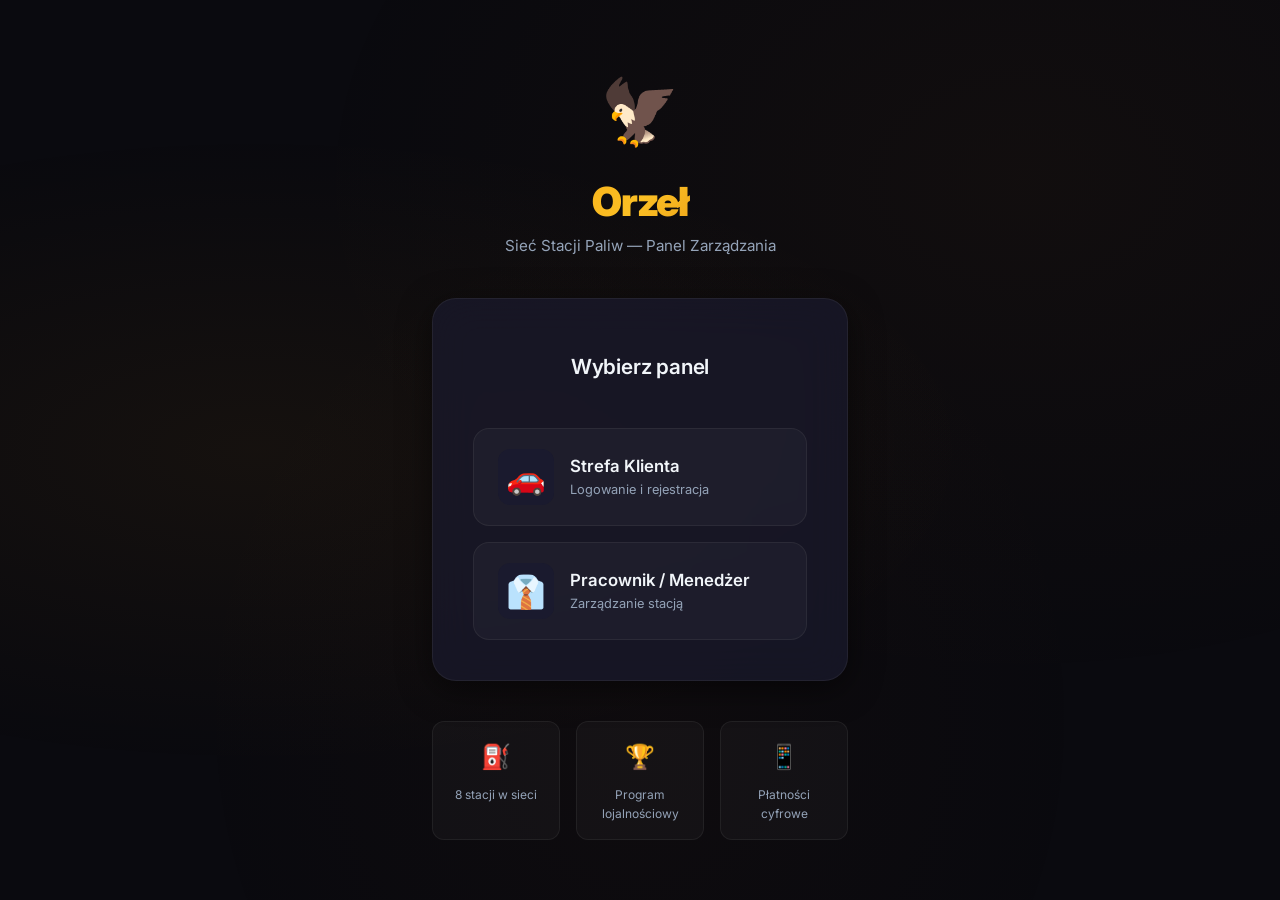
<file: index.html>
<!DOCTYPE html>
<html lang="pl">
<head>
  <meta charset="UTF-8">
  <meta name="viewport" content="width=device-width, initial-scale=1.0">
  <meta name="description" content="Aplikacja sieci stacji paliw Orzeł — tankowanie, płatności, program lojalnościowy, zarządzanie stacją">
  <title>Stacja Benzynowa Orzeł — Logowanie</title>
  <link rel="stylesheet" href="./css/styles.css">
  <style>
    .login-features {
      display: grid;
      grid-template-columns: repeat(3, 1fr);
      gap: 1rem;
      margin-top: 2.5rem;
      text-align: center;
    }
    .login-feature {
      padding: 1rem;
      border-radius: var(--radius-md);
      background: var(--bg-glass);
      border: 1px solid var(--border);
    }
    .login-feature .feat-icon { font-size: 1.5rem; margin-bottom: 0.5rem; }
    .login-feature .feat-label { font-size: 0.75rem; color: var(--text-secondary); }
    @media (max-width: 500px) {
      .login-features { grid-template-columns: 1fr; }
    }
    .auth-form {
      display: none;
      flex-direction: column;
      gap: 1rem;
      margin-top: 1rem;
    }
    .auth-form.active {
      display: flex;
    }
    .auth-header {
      display: flex;
      justify-content: space-between;
      align-items: center;
      margin-bottom: 1rem;
    }
    .back-btn {
      background: none;
      border: none;
      color: var(--text-secondary);
      cursor: pointer;
      font-size: 0.9rem;
      display: flex;
      align-items: center;
      gap: 0.5rem;
    }
    .back-btn:hover { color: var(--text-primary); }
    .form-group {
      display: flex;
      flex-direction: column;
      gap: 0.5rem;
      text-align: left;
    }
    .form-group label {
      font-size: 0.85rem;
      color: var(--text-secondary);
    }
    .form-group input {
      width: 100%;
      padding: 0.75rem;
      border-radius: var(--radius-md);
      border: 1px solid var(--border);
      background: rgba(0,0,0,0.2);
      color: var(--text-primary);
      font-family: inherit;
    }
    .form-group input:focus {
      outline: none;
      border-color: var(--accent-primary);
    }
    .switch-link {
      color: var(--accent-primary);
      text-decoration: underline;
      cursor: pointer;
      font-size: 0.85rem;
    }
  </style>
</head>
<body>
  <div class="login-page">
    <div class="login-container">
      <div class="login-logo">
        <span class="eagle-icon">🦅</span>
        <h1>Orzeł</h1>
        <p>Sieć Stacji Paliw — Panel Zarządzania</p>
      </div>

      <div class="login-card">
        
        <!-- SELECTOR -->
        <div id="formSelector" class="auth-form active">
          <h2>Wybierz panel</h2>
          <div class="role-selector">
            <button class="role-btn" onclick="showForm('formCustomerLogin')">
              <div class="role-icon">🚗</div>
              <div class="role-info">
                <h3>Strefa Klienta</h3>
                <p>Logowanie i rejestracja</p>
              </div>
            </button>

            <button class="role-btn" onclick="showForm('formManagerLogin')">
              <div class="role-icon">👔</div>
              <div class="role-info">
                <h3>Pracownik / Menedżer</h3>
                <p>Zarządzanie stacją</p>
              </div>
            </button>
          </div>
        </div>

        <!-- CUSTOMER LOGIN -->
        <div id="formCustomerLogin" class="auth-form">
          <div class="auth-header">
            <button class="back-btn" onclick="showForm('formSelector')">← Wróć</button>
            <h2>Logowanie Klienta</h2>
          </div>
          <form id="customerLoginForm" onsubmit="event.preventDefault(); handleLogin(false);">
            <div class="form-group">
              <label>Adres e-mail</label>
              <input type="email" id="custLogEmail" required placeholder="jan@kowalski.pl" value="test">
            </div>
            <div class="form-group">
              <label>Hasło</label>
              <input type="password" id="custLogPass" required placeholder="••••••••" value="test">
            </div>
            <button type="submit" class="btn btn-primary w-full" style="margin-top: 0.5rem; padding: 0.75rem;">Zaloguj się</button>
          </form>
          <p style="font-size:0.85rem; color:var(--text-secondary); margin-top:1rem;">
            Nie masz konta? <span class="switch-link" onclick="showForm('formCustomerRegister')">Zarejestruj się</span>
          </p>
        </div>

        <!-- CUSTOMER REGISTER -->
        <div id="formCustomerRegister" class="auth-form">
          <div class="auth-header">
            <button class="back-btn" onclick="showForm('formCustomerLogin')">← Wróć</button>
            <h2>Rejestracja</h2>
          </div>
          <form id="customerRegisterForm" onsubmit="event.preventDefault(); handleRegister();">
            <div class="form-group">
              <label>Imię i nazwisko</label>
              <input type="text" id="custRegName" required placeholder="Jan Kowalski">
            </div>
            <div class="form-group">
              <label>Adres e-mail</label>
              <input type="email" id="custRegEmail" required placeholder="jan@kowalski.pl">
            </div>
            <div class="form-group">
              <label>Hasło</label>
              <input type="password" id="custRegPass" required placeholder="••••••••">
            </div>
            <button type="submit" class="btn btn-primary w-full" style="margin-top: 0.5rem; padding: 0.75rem;">Zarejestruj się</button>
          </form>
          <p style="font-size:0.85rem; color:var(--text-secondary); margin-top:1rem;">
            Odbierz darmowe 500 pkt na start!
          </p>
        </div>

        <!-- MANAGER LOGIN -->
        <div id="formManagerLogin" class="auth-form">
          <div class="auth-header">
            <button class="back-btn" onclick="showForm('formSelector')">← Wróć</button>
            <h2>Logowanie Pracownika</h2>
          </div>
          <form id="managerLoginForm" onsubmit="event.preventDefault(); handleLogin(true);">
            <div class="form-group">
              <label>ID Pracownika / Email</label>
              <input type="text" id="mgrLogEmail" required placeholder="admin" value="admin">
            </div>
            <div class="form-group">
              <label>Hasło dostępu</label>
              <input type="password" id="mgrLogPass" required placeholder="••••••••" value="admin">
            </div>
            <button type="submit" class="btn btn-primary w-full" style="margin-top: 0.5rem; padding: 0.75rem;">Zaloguj się do systemu</button>
          </form>
        </div>

      </div>

      <div class="login-features">
        <div class="login-feature">
          <div class="feat-icon">⛽</div>
          <div class="feat-label">8 stacji w sieci</div>
        </div>
        <div class="login-feature">
          <div class="feat-icon">🏆</div>
          <div class="feat-label">Program lojalnościowy</div>
        </div>
        <div class="login-feature">
          <div class="feat-icon">📱</div>
          <div class="feat-label">Płatności cyfrowe</div>
        </div>
      </div>
    </div>
  </div>

  <div class="toast-container" id="toastContainer"></div>

  <!-- Ładowanie Mock API -->
  <script src="./js/mockApi.js"></script>
  <script>
    function showToast(message, type = 'info') {
      const container = document.getElementById('toastContainer');
      const icons = { success: '✅', error: '❌', warning: '⚠️', info: 'ℹ️' };
      const toast = document.createElement('div');
      toast.className = `toast ${type}`;
      toast.innerHTML = `
        <span class="toast-icon">${icons[type]}</span>
        <span class="toast-message">${message}</span>
      `;
      container.appendChild(toast);
      setTimeout(() => toast.remove(), 5000);
    }

    function showForm(formId) {
      document.querySelectorAll('.auth-form').forEach(f => f.classList.remove('active'));
      document.getElementById(formId).classList.add('active');
    }

    async function handleLogin(isManager) {
      const email = isManager ? document.getElementById('mgrLogEmail').value : document.getElementById('custLogEmail').value;
      const pass = isManager ? document.getElementById('mgrLogPass').value : document.getElementById('custLogPass').value;
      
      const btn = isManager ? document.querySelector('#managerLoginForm button') : document.querySelector('#customerLoginForm button');
      const origText = btn.textContent;
      btn.textContent = 'Logowanie...';
      btn.disabled = true;

      const res = await window.MockAPI.login(email, pass, isManager);
      
      if (res.success) {
        showToast('Zalogowano pomyślnie!', 'success');
        setTimeout(() => {
          window.location.href = isManager ? './manager.html' : './customer.html';
        }, 500);
      } else {
        btn.textContent = origText;
        btn.disabled = false;
        showToast(res.error, 'error');
      }
    }

    async function handleRegister() {
      const name = document.getElementById('custRegName').value;
      const email = document.getElementById('custRegEmail').value;
      const pass = document.getElementById('custRegPass').value;
      
      const btn = document.querySelector('#customerRegisterForm button');
      btn.textContent = 'Rejestracja...';
      btn.disabled = true;

      const res = await window.MockAPI.register(name, email, pass);
      
      if (res.success) {
        showToast('Konto utworzone! Zalogowano pomyślnie.', 'success');
        setTimeout(() => {
          window.location.href = './customer.html';
        }, 1000);
      } else {
        btn.textContent = 'Zarejestruj się';
        btn.disabled = false;
        showToast(res.error, 'error');
      }
    }
  </script>
</body>
</html>
</file>
<file: css/styles.css>
/* ═══════════════════════════════════════════════════════════════
   STACJA BENZYNOWA ORZEŁ — Design System
   Dark theme with amber/gold accents, glassmorphism, Inter font
   ═══════════════════════════════════════════════════════════════ */

@import url('https://fonts.googleapis.com/css2?family=Inter:wght@300;400;500;600;700;800;900&display=swap');

/* ── CSS Variables ────────────────────────────────────────── */
:root {
  /* Colors */
  --bg-primary: #0a0a0f;
  --bg-secondary: #12121a;
  --bg-tertiary: #1a1a2e;
  --bg-card: rgba(26, 26, 46, 0.7);
  --bg-card-hover: rgba(36, 36, 56, 0.8);
  --bg-glass: rgba(255, 255, 255, 0.03);
  --bg-glass-strong: rgba(255, 255, 255, 0.06);

  --accent-primary: #f59e0b;
  --accent-secondary: #d97706;
  --accent-tertiary: #b45309;
  --accent-glow: rgba(245, 158, 11, 0.15);
  --accent-glow-strong: rgba(245, 158, 11, 0.3);

  --text-primary: #f1f5f9;
  --text-secondary: #94a3b8;
  --text-tertiary: #64748b;
  --text-accent: #fbbf24;

  --success: #22c55e;
  --success-bg: rgba(34, 197, 94, 0.1);
  --warning: #f59e0b;
  --warning-bg: rgba(245, 158, 11, 0.1);
  --danger: #ef4444;
  --danger-bg: rgba(239, 68, 68, 0.1);
  --info: #3b82f6;
  --info-bg: rgba(59, 130, 246, 0.1);

  --border: rgba(255, 255, 255, 0.06);
  --border-hover: rgba(245, 158, 11, 0.3);

  /* Spacing */
  --radius-sm: 8px;
  --radius-md: 12px;
  --radius-lg: 16px;
  --radius-xl: 24px;
  --radius-full: 9999px;

  /* Shadows */
  --shadow-sm: 0 2px 8px rgba(0, 0, 0, 0.3);
  --shadow-md: 0 4px 16px rgba(0, 0, 0, 0.4);
  --shadow-lg: 0 8px 32px rgba(0, 0, 0, 0.5);
  --shadow-glow: 0 0 20px rgba(245, 158, 11, 0.15);
  --shadow-glow-strong: 0 0 40px rgba(245, 158, 11, 0.25);

  /* Transitions */
  --transition-fast: 150ms ease;
  --transition-base: 250ms ease;
  --transition-slow: 400ms ease;

  /* Sidebar */
  --sidebar-width: 260px;
  --sidebar-collapsed: 72px;
}

/* ── Reset & Base ──────────────────────────────────────────── */
*,
*::before,
*::after {
  margin: 0;
  padding: 0;
  box-sizing: border-box;
}

html {
  font-size: 16px;
  scroll-behavior: smooth;
}

body {
  font-family: 'Inter', -apple-system, BlinkMacSystemFont, sans-serif;
  background: var(--bg-primary);
  color: var(--text-primary);
  line-height: 1.6;
  min-height: 100vh;
  overflow-x: hidden;
  -webkit-font-smoothing: antialiased;
  -moz-osx-font-smoothing: grayscale;
}

/* Animated background gradient */
body::before {
  content: '';
  position: fixed;
  top: 0;
  left: 0;
  width: 100%;
  height: 100%;
  background:
    radial-gradient(ellipse at 20% 50%, rgba(245, 158, 11, 0.05) 0%, transparent 50%),
    radial-gradient(ellipse at 80% 20%, rgba(217, 119, 6, 0.04) 0%, transparent 50%),
    radial-gradient(ellipse at 50% 80%, rgba(180, 83, 9, 0.03) 0%, transparent 50%);
  pointer-events: none;
  z-index: 0;
}

a {
  color: var(--accent-primary);
  text-decoration: none;
  transition: color var(--transition-fast);
}
a:hover { color: var(--text-accent); }

img { max-width: 100%; height: auto; }

/* Scrollbar */
::-webkit-scrollbar { width: 6px; height: 6px; }
::-webkit-scrollbar-track { background: var(--bg-secondary); }
::-webkit-scrollbar-thumb { background: var(--bg-tertiary); border-radius: var(--radius-full); }
::-webkit-scrollbar-thumb:hover { background: var(--accent-tertiary); }

/* ── Typography ───────────────────────────────────────────── */
h1, h2, h3, h4, h5, h6 {
  font-weight: 700;
  line-height: 1.2;
  color: var(--text-primary);
}

h1 { font-size: 2rem; letter-spacing: -0.02em; }
h2 { font-size: 1.5rem; letter-spacing: -0.01em; }
h3 { font-size: 1.25rem; }
h4 { font-size: 1.1rem; }

.text-accent { color: var(--accent-primary); }
.text-secondary { color: var(--text-secondary); }
.text-success { color: var(--success); }
.text-danger { color: var(--danger); }
.text-warning { color: var(--warning); }

/* ── LOGIN PAGE ───────────────────────────────────────────── */
.login-page {
  display: flex;
  align-items: center;
  justify-content: center;
  min-height: 100vh;
  position: relative;
  z-index: 1;
}

.login-container {
  width: 100%;
  max-width: 480px;
  padding: 2rem;
}

.login-logo {
  text-align: center;
  margin-bottom: 2.5rem;
}

.login-logo .eagle-icon {
  font-size: 4rem;
  display: block;
  margin-bottom: 1rem;
  animation: float 3s ease-in-out infinite;
}

@keyframes float {
  0%, 100% { transform: translateY(0); }
  50% { transform: translateY(-10px); }
}

.login-logo h1 {
  font-size: 2.5rem;
  font-weight: 900;
  background: linear-gradient(135deg, var(--accent-primary) 0%, #fbbf24 50%, var(--accent-secondary) 100%);
  -webkit-background-clip: text;
  -webkit-text-fill-color: transparent;
  background-clip: text;
  letter-spacing: -0.03em;
}

.login-logo p {
  color: var(--text-secondary);
  margin-top: 0.5rem;
  font-size: 0.95rem;
}

.login-card {
  background: var(--bg-card);
  backdrop-filter: blur(20px);
  -webkit-backdrop-filter: blur(20px);
  border: 1px solid var(--border);
  border-radius: var(--radius-xl);
  padding: 2.5rem;
  box-shadow: var(--shadow-lg);
}

.login-card h2 {
  text-align: center;
  margin-bottom: 2rem;
  font-size: 1.3rem;
  font-weight: 600;
}

.role-selector {
  display: flex;
  flex-direction: column;
  gap: 1rem;
}

.role-btn {
  display: flex;
  align-items: center;
  gap: 1rem;
  padding: 1.25rem 1.5rem;
  background: var(--bg-glass);
  border: 1px solid var(--border);
  border-radius: var(--radius-lg);
  cursor: pointer;
  transition: all var(--transition-base);
  color: var(--text-primary);
  font-family: inherit;
  font-size: 1rem;
  text-align: left;
}

.role-btn:hover {
  background: var(--accent-glow);
  border-color: var(--accent-primary);
  transform: translateX(8px);
  box-shadow: var(--shadow-glow);
}

.role-btn .role-icon {
  font-size: 2rem;
  width: 56px;
  height: 56px;
  display: flex;
  align-items: center;
  justify-content: center;
  background: var(--bg-tertiary);
  border-radius: var(--radius-md);
  flex-shrink: 0;
}

.role-btn .role-info h3 {
  font-size: 1.05rem;
  font-weight: 600;
  margin-bottom: 0.25rem;
}

.role-btn .role-info p {
  font-size: 0.8rem;
  color: var(--text-secondary);
  line-height: 1.4;
}

/* ── LAYOUT: Sidebar + Main ──────────────────────────────── */
.app-layout {
  display: flex;
  min-height: 100vh;
  position: relative;
  z-index: 1;
}

/* Sidebar */
.sidebar {
  width: var(--sidebar-width);
  height: 100vh;
  position: fixed;
  top: 0;
  left: 0;
  background: var(--bg-secondary);
  border-right: 1px solid var(--border);
  display: flex;
  flex-direction: column;
  z-index: 100;
  transition: width var(--transition-base);
  overflow: hidden;
}

.sidebar-header {
  padding: 1.5rem;
  border-bottom: 1px solid var(--border);
  display: flex;
  align-items: center;
  gap: 0.75rem;
}

.sidebar-header .logo-icon {
  font-size: 1.8rem;
  flex-shrink: 0;
}

.sidebar-header .logo-text {
  white-space: nowrap;
}

.sidebar-header .logo-text h2 {
  font-size: 1.1rem;
  font-weight: 800;
  background: linear-gradient(135deg, var(--accent-primary), #fbbf24);
  -webkit-background-clip: text;
  -webkit-text-fill-color: transparent;
  background-clip: text;
}

.sidebar-header .logo-text span {
  font-size: 0.7rem;
  color: var(--text-tertiary);
  text-transform: uppercase;
  letter-spacing: 0.1em;
}

.sidebar-nav {
  flex: 1;
  padding: 1rem 0.75rem;
  overflow-y: auto;
}

.nav-section {
  margin-bottom: 1.5rem;
}

.nav-section-title {
  padding: 0 0.75rem;
  margin-bottom: 0.5rem;
  font-size: 0.65rem;
  font-weight: 700;
  text-transform: uppercase;
  letter-spacing: 0.12em;
  color: var(--text-tertiary);
  white-space: nowrap;
}

.nav-item {
  display: flex;
  align-items: center;
  gap: 0.75rem;
  padding: 0.65rem 0.75rem;
  border-radius: var(--radius-sm);
  cursor: pointer;
  transition: all var(--transition-fast);
  color: var(--text-secondary);
  font-size: 0.9rem;
  font-weight: 500;
  white-space: nowrap;
  border: none;
  background: none;
  width: 100%;
  text-align: left;
  font-family: inherit;
}

.nav-item:hover {
  background: var(--bg-glass-strong);
  color: var(--text-primary);
}

.nav-item.active {
  background: var(--accent-glow);
  color: var(--accent-primary);
  font-weight: 600;
}

.nav-item .nav-icon {
  font-size: 1.15rem;
  width: 24px;
  text-align: center;
  flex-shrink: 0;
}

.nav-item .nav-badge {
  margin-left: auto;
  background: var(--danger);
  color: white;
  font-size: 0.65rem;
  font-weight: 700;
  padding: 0.15rem 0.45rem;
  border-radius: var(--radius-full);
  min-width: 20px;
  text-align: center;
}

.sidebar-footer {
  padding: 1rem 0.75rem;
  border-top: 1px solid var(--border);
}

.user-card {
  display: flex;
  align-items: center;
  gap: 0.75rem;
  padding: 0.65rem 0.75rem;
  border-radius: var(--radius-sm);
  cursor: pointer;
  transition: background var(--transition-fast);
}

.user-card:hover {
  background: var(--bg-glass-strong);
}

.user-avatar {
  width: 36px;
  height: 36px;
  border-radius: var(--radius-full);
  background: linear-gradient(135deg, var(--accent-primary), var(--accent-secondary));
  display: flex;
  align-items: center;
  justify-content: center;
  font-weight: 700;
  font-size: 0.85rem;
  flex-shrink: 0;
}

.user-info {
  white-space: nowrap;
  overflow: hidden;
}

.user-info .user-name {
  font-size: 0.85rem;
  font-weight: 600;
  color: var(--text-primary);
}

.user-info .user-role {
  font-size: 0.7rem;
  color: var(--text-tertiary);
}

/* Main Content */
.main-content {
  flex: 1;
  margin-left: var(--sidebar-width);
  padding: 2rem;
  min-height: 100vh;
}

.page-header {
  margin-bottom: 2rem;
  display: flex;
  align-items: center;
  justify-content: space-between;
  flex-wrap: wrap;
  gap: 1rem;
}

.page-header h1 {
  display: flex;
  align-items: center;
  gap: 0.75rem;
}

.page-header h1 .header-icon {
  font-size: 1.5rem;
}

/* ── CARDS ──────────────────────────────────────────────── */
.card {
  background: var(--bg-card);
  backdrop-filter: blur(12px);
  -webkit-backdrop-filter: blur(12px);
  border: 1px solid var(--border);
  border-radius: var(--radius-lg);
  padding: 1.5rem;
  transition: all var(--transition-base);
}

.card:hover {
  border-color: var(--border-hover);
  box-shadow: var(--shadow-glow);
}

.card-header {
  display: flex;
  align-items: center;
  justify-content: space-between;
  margin-bottom: 1.25rem;
  gap: 0.5rem;
}

.card-header h3 {
  display: flex;
  align-items: center;
  gap: 0.5rem;
}

.card-header .card-icon {
  font-size: 1.2rem;
}

/* ── STAT CARDS (KPI) ────────────────────────────────────── */
.stats-grid {
  display: grid;
  grid-template-columns: repeat(auto-fill, minmax(220px, 1fr));
  gap: 1rem;
  margin-bottom: 2rem;
}

.stat-card {
  background: var(--bg-card);
  backdrop-filter: blur(12px);
  border: 1px solid var(--border);
  border-radius: var(--radius-lg);
  padding: 1.25rem;
  transition: all var(--transition-base);
  position: relative;
  overflow: hidden;
}

.stat-card::before {
  content: '';
  position: absolute;
  top: 0;
  left: 0;
  width: 100%;
  height: 3px;
  background: linear-gradient(90deg, var(--accent-primary), var(--accent-secondary));
  opacity: 0;
  transition: opacity var(--transition-base);
}

.stat-card:hover {
  border-color: var(--border-hover);
  transform: translateY(-2px);
  box-shadow: var(--shadow-glow);
}

.stat-card:hover::before {
  opacity: 1;
}

.stat-card .stat-icon {
  font-size: 1.5rem;
  margin-bottom: 0.75rem;
}

.stat-card .stat-value {
  font-size: 1.75rem;
  font-weight: 800;
  color: var(--text-primary);
  margin-bottom: 0.25rem;
  letter-spacing: -0.02em;
}

.stat-card .stat-label {
  font-size: 0.8rem;
  color: var(--text-secondary);
  font-weight: 500;
}

.stat-card .stat-change {
  display: inline-flex;
  align-items: center;
  gap: 0.25rem;
  font-size: 0.75rem;
  font-weight: 600;
  margin-top: 0.5rem;
  padding: 0.2rem 0.5rem;
  border-radius: var(--radius-full);
}

.stat-change.up {
  background: var(--success-bg);
  color: var(--success);
}

.stat-change.down {
  background: var(--danger-bg);
  color: var(--danger);
}

/* ── GRID LAYOUTS ─────────────────────────────────────────── */
.grid-2 { display: grid; grid-template-columns: repeat(2, 1fr); gap: 1.5rem; }
.grid-3 { display: grid; grid-template-columns: repeat(3, 1fr); gap: 1.5rem; }
.grid-4 { display: grid; grid-template-columns: repeat(4, 1fr); gap: 1rem; }

@media (max-width: 1200px) {
  .grid-3 { grid-template-columns: repeat(2, 1fr); }
  .grid-4 { grid-template-columns: repeat(2, 1fr); }
}

@media (max-width: 768px) {
  .grid-2, .grid-3, .grid-4 { grid-template-columns: 1fr; }
  .sidebar {
    display: flex !important;
    position: fixed;
    top: 0;
    left: -300px;
    height: 100vh;
    width: 280px;
    z-index: 999;
    transition: left 0.3s cubic-bezier(0.4, 0, 0.2, 1);
    box-shadow: 4px 0 15px rgba(0,0,0,0.5);
  }
  .sidebar.active {
    left: 0;
  }
  .main-content { margin-left: 0; padding: 1rem; padding-bottom: 80px; }
  .stats-grid { grid-template-columns: repeat(2, 1fr); }
}

/* ═ BUTTONS ═════════════════════════════════════════════════ */
.btn {
  display: inline-flex;
  align-items: center;
  justify-content: center;
  gap: 0.5rem;
  padding: 0.65rem 1.25rem;
  border-radius: var(--radius-sm);
  font-family: inherit;
  font-size: 0.875rem;
  font-weight: 600;
  cursor: pointer;
  transition: all var(--transition-fast);
  border: 1px solid transparent;
  white-space: nowrap;
}

/* Mobile menu button and overlay */
.mobile-menu-btn {
  display: none;
  position: fixed;
  bottom: 20px;
  right: 20px;
  background: linear-gradient(135deg, var(--accent-primary), var(--accent-secondary));
  color: #fff;
  border: none;
  border-radius: 50px;
  padding: 0 20px;
  height: 56px;
  font-size: 16px;
  font-weight: 600;
  box-shadow: 0 4px 12px rgba(0,0,0,0.4);
  z-index: 1000;
  cursor: pointer;
}
@media (max-width: 768px) {
  .mobile-menu-btn { display: inline-flex; align-items: center; gap: 8px; }
}

.mobile-overlay {
  display: none;
  position: fixed;
  top: 0; left: 0; right: 0; bottom: 0;
  background: rgba(0,0,0,0.6);
  z-index: 998;
  backdrop-filter: blur(3px);
}
.mobile-overlay.active {
  display: block;
}

.btn-primary {
  background: linear-gradient(135deg, var(--accent-primary), var(--accent-secondary));
  color: #000;
  border-color: var(--accent-primary);
}

.btn-primary:hover {
  box-shadow: var(--shadow-glow-strong);
  transform: translateY(-1px);
}

.btn-secondary {
  background: var(--bg-glass-strong);
  color: var(--text-primary);
  border-color: var(--border);
}

.btn-secondary:hover {
  background: var(--bg-card-hover);
  border-color: var(--text-tertiary);
}

.btn-success {
  background: var(--success);
  color: #fff;
}

.btn-success:hover { filter: brightness(1.1); }

.btn-danger {
  background: var(--danger);
  color: #fff;
}

.btn-danger:hover { filter: brightness(1.1); }

.btn-sm {
  padding: 0.4rem 0.8rem;
  font-size: 0.8rem;
}

.btn-lg {
  padding: 0.85rem 1.75rem;
  font-size: 1rem;
}

.btn-icon {
  width: 36px;
  height: 36px;
  padding: 0;
  border-radius: var(--radius-sm);
}

.btn:disabled {
  opacity: 0.5;
  cursor: not-allowed;
  transform: none !important;
}

/* ── FORMS ──────────────────────────────────────────────── */
.form-group {
  margin-bottom: 1.25rem;
}

.form-label {
  display: block;
  margin-bottom: 0.4rem;
  font-size: 0.8rem;
  font-weight: 600;
  color: var(--text-secondary);
  text-transform: uppercase;
  letter-spacing: 0.05em;
}

.form-input,
.form-select,
.form-textarea {
  width: 100%;
  padding: 0.7rem 1rem;
  background: var(--bg-glass);
  border: 1px solid var(--border);
  border-radius: var(--radius-sm);
  color: var(--text-primary);
  font-family: inherit;
  font-size: 0.9rem;
  transition: all var(--transition-fast);
  outline: none;
}

.form-input:focus,
.form-select:focus,
.form-textarea:focus {
  border-color: var(--accent-primary);
  box-shadow: 0 0 0 3px var(--accent-glow);
}

.form-select {
  cursor: pointer;
  appearance: none;
  background-image: url("data:image/svg+xml,%3Csvg xmlns='http://www.w3.org/2000/svg' width='12' height='12' viewBox='0 0 12 12'%3E%3Cpath fill='%2394a3b8' d='M6 8L1 3h10z'/%3E%3C/svg%3E");
  background-repeat: no-repeat;
  background-position: right 0.75rem center;
  padding-right: 2rem;
}

.form-select option {
  background: var(--bg-secondary);
  color: var(--text-primary);
}

.form-textarea {
  resize: vertical;
  min-height: 80px;
}

/* ── TABLES ───────────────────────────────────────────── */
.table-wrapper {
  overflow-x: auto;
  border-radius: var(--radius-md);
  border: 1px solid var(--border);
}

table {
  width: 100%;
  border-collapse: collapse;
}

th {
  padding: 0.75rem 1rem;
  text-align: left;
  font-size: 0.75rem;
  font-weight: 700;
  text-transform: uppercase;
  letter-spacing: 0.08em;
  color: var(--text-tertiary);
  background: var(--bg-secondary);
  border-bottom: 1px solid var(--border);
  white-space: nowrap;
}

td {
  padding: 0.75rem 1rem;
  font-size: 0.875rem;
  border-bottom: 1px solid var(--border);
  color: var(--text-secondary);
}

tr:last-child td { border-bottom: none; }

tr:hover td {
  background: var(--bg-glass);
}

/* ── BADGES / TAGS ─────────────────────────────────────── */
.badge {
  display: inline-flex;
  align-items: center;
  gap: 0.3rem;
  padding: 0.25rem 0.65rem;
  border-radius: var(--radius-full);
  font-size: 0.75rem;
  font-weight: 600;
  white-space: nowrap;
}

.badge-success {
  background: var(--success-bg);
  color: var(--success);
}

.badge-warning {
  background: var(--warning-bg);
  color: var(--warning);
}

.badge-danger {
  background: var(--danger-bg);
  color: var(--danger);
}

.badge-info {
  background: var(--info-bg);
  color: var(--info);
}

.badge-neutral {
  background: var(--bg-glass-strong);
  color: var(--text-secondary);
}

/* ── PROGRESS BAR ──────────────────────────────────────── */
.progress-bar {
  width: 100%;
  height: 8px;
  background: var(--bg-tertiary);
  border-radius: var(--radius-full);
  overflow: hidden;
}

.progress-bar .progress-fill {
  height: 100%;
  border-radius: var(--radius-full);
  transition: width var(--transition-slow);
  background: linear-gradient(90deg, var(--accent-primary), var(--accent-secondary));
}

.progress-fill.low {
  background: linear-gradient(90deg, var(--danger), #f87171);
}

.progress-fill.medium {
  background: linear-gradient(90deg, var(--warning), #fbbf24);
}

.progress-fill.high {
  background: linear-gradient(90deg, var(--success), #4ade80);
}

/* ── MODAL ──────────────────────────────────────────────── */
.modal-overlay {
  display: none;
  position: fixed;
  inset: 0;
  background: rgba(0, 0, 0, 0.6);
  backdrop-filter: blur(4px);
  z-index: 1000;
  align-items: center;
  justify-content: center;
  padding: 2rem;
  animation: fadeIn 200ms ease;
}

.modal-overlay.active {
  display: flex;
}

@keyframes fadeIn {
  from { opacity: 0; }
  to { opacity: 1; }
}

.modal {
  background: var(--bg-secondary);
  border: 1px solid var(--border);
  border-radius: var(--radius-xl);
  width: 100%;
  max-width: 520px;
  max-height: 80vh;
  overflow-y: auto;
  padding: 2rem;
  box-shadow: var(--shadow-lg);
  animation: slideUp 300ms ease;
}

@keyframes slideUp {
  from { transform: translateY(20px); opacity: 0; }
  to { transform: translateY(0); opacity: 1; }
}

.modal-header {
  display: flex;
  align-items: center;
  justify-content: space-between;
  margin-bottom: 1.5rem;
}

.modal-header h2 {
  font-size: 1.2rem;
}

.modal-close {
  background: none;
  border: none;
  color: var(--text-tertiary);
  font-size: 1.5rem;
  cursor: pointer;
  padding: 0.25rem;
  transition: color var(--transition-fast);
  line-height: 1;
}

.modal-close:hover { color: var(--text-primary); }

.modal-footer {
  display: flex;
  justify-content: flex-end;
  gap: 0.75rem;
  margin-top: 1.5rem;
  padding-top: 1.25rem;
  border-top: 1px solid var(--border);
}

/* ── TOAST / NOTIFICATION ──────────────────────────────── */
.toast-container {
  position: fixed;
  top: 1.5rem;
  right: 1.5rem;
  z-index: 2000;
  display: flex;
  flex-direction: column;
  gap: 0.75rem;
}

.toast {
  background: var(--bg-secondary);
  border: 1px solid var(--border);
  border-radius: var(--radius-md);
  padding: 1rem 1.5rem;
  box-shadow: var(--shadow-lg);
  display: flex;
  align-items: center;
  gap: 0.75rem;
  min-width: 300px;
  max-width: 420px;
  animation: slideInRight 300ms ease, fadeOut 300ms ease 4700ms forwards;
}

@keyframes slideInRight {
  from { transform: translateX(100px); opacity: 0; }
  to { transform: translateX(0); opacity: 1; }
}

@keyframes fadeOut {
  from { opacity: 1; }
  to { opacity: 0; transform: translateX(50px); }
}

.toast-icon { font-size: 1.3rem; }
.toast-message { font-size: 0.875rem; flex: 1; }

.toast.success { border-left: 3px solid var(--success); }
.toast.error { border-left: 3px solid var(--danger); }
.toast.warning { border-left: 3px solid var(--warning); }
.toast.info { border-left: 3px solid var(--info); }

/* ── TABS ──────────────────────────────────────────────── */
.tabs {
  display: flex;
  gap: 0.25rem;
  background: var(--bg-secondary);
  border-radius: var(--radius-sm);
  padding: 0.25rem;
  margin-bottom: 1.5rem;
  overflow-x: auto;
}

.tab-btn {
  padding: 0.55rem 1rem;
  border: none;
  background: none;
  color: var(--text-secondary);
  font-family: inherit;
  font-size: 0.85rem;
  font-weight: 500;
  cursor: pointer;
  border-radius: var(--radius-sm);
  transition: all var(--transition-fast);
  white-space: nowrap;
}

.tab-btn:hover {
  color: var(--text-primary);
  background: var(--bg-glass);
}

.tab-btn.active {
  background: var(--accent-glow);
  color: var(--accent-primary);
  font-weight: 600;
}

.tab-content {
  display: none;
}

.tab-content.active {
  display: block;
  animation: fadeIn 200ms ease;
}

/* ── MAP ──────────────────────────────────────────────── */
.map-container {
  border-radius: var(--radius-lg);
  overflow: hidden;
  border: 1px solid var(--border);
  height: 450px;
}

.map-container .leaflet-container {
  height: 100%;
  width: 100%;
  background: var(--bg-secondary);
}

/* Dark map tiles */
.leaflet-tile-pane {
  filter: brightness(0.7) contrast(1.1) saturate(0.8);
}

/* ── FUELING SIMULATION ───────────────────────────────── */
.fueling-display {
  text-align: center;
  padding: 2rem;
}

.fuel-gauge {
  width: 200px;
  height: 200px;
  border-radius: 50%;
  border: 6px solid var(--bg-tertiary);
  margin: 1.5rem auto;
  display: flex;
  flex-direction: column;
  align-items: center;
  justify-content: center;
  position: relative;
  background: var(--bg-glass);
}

.fuel-gauge .liters {
  font-size: 2.5rem;
  font-weight: 900;
  color: var(--accent-primary);
}

.fuel-gauge .unit {
  font-size: 0.9rem;
  color: var(--text-secondary);
}

.fuel-gauge .total {
  font-size: 1.1rem;
  font-weight: 700;
  color: var(--text-primary);
  margin-top: 0.25rem;
}

.fuel-gauge.active {
  border-color: var(--accent-primary);
  box-shadow: var(--shadow-glow-strong);
  animation: pulse 2s ease-in-out infinite;
}

@keyframes pulse {
  0%, 100% { box-shadow: 0 0 20px rgba(245, 158, 11, 0.15); }
  50% { box-shadow: 0 0 40px rgba(245, 158, 11, 0.35); }
}

.dispenser-selector {
  display: flex;
  gap: 0.75rem;
  justify-content: center;
  margin: 1.5rem 0;
}

.dispenser-btn {
  width: 56px;
  height: 56px;
  border-radius: var(--radius-md);
  background: var(--bg-glass);
  border: 2px solid var(--border);
  color: var(--text-secondary);
  font-family: inherit;
  font-weight: 700;
  font-size: 1.1rem;
  cursor: pointer;
  transition: all var(--transition-fast);
  display: flex;
  flex-direction: column;
  align-items: center;
  justify-content: center;
  gap: 0.1rem;
}

.dispenser-btn span {
  font-size: 0.6rem;
  font-weight: 500;
}

.dispenser-btn:hover,
.dispenser-btn.selected {
  border-color: var(--accent-primary);
  color: var(--accent-primary);
  background: var(--accent-glow);
}

.dispenser-btn.occupied {
  opacity: 0.4;
  cursor: not-allowed;
  border-color: var(--danger);
}

/* ── FUEL TYPE SELECTOR ───────────────────────────────── */
.fuel-types {
  display: grid;
  grid-template-columns: repeat(auto-fit, minmax(100px, 1fr));
  gap: 0.75rem;
  margin: 1rem 0;
}

.fuel-type-btn {
  padding: 0.75rem;
  background: var(--bg-glass);
  border: 2px solid var(--border);
  border-radius: var(--radius-md);
  cursor: pointer;
  transition: all var(--transition-fast);
  text-align: center;
  color: var(--text-primary);
  font-family: inherit;
}

.fuel-type-btn .fuel-name {
  font-weight: 700;
  font-size: 0.95rem;
  display: block;
}

.fuel-type-btn .fuel-price {
  font-size: 0.8rem;
  color: var(--text-secondary);
  margin-top: 0.25rem;
  display: block;
}

.fuel-type-btn:hover,
.fuel-type-btn.selected {
  border-color: var(--accent-primary);
  background: var(--accent-glow);
}

/* ── MENU ITEMS (Stop Cafe) ───────────────────────────── */
.menu-grid {
  display: grid;
  grid-template-columns: repeat(auto-fill, minmax(260px, 1fr));
  gap: 1rem;
}

.menu-item-card {
  background: var(--bg-card);
  border: 1px solid var(--border);
  border-radius: var(--radius-md);
  padding: 1.25rem;
  transition: all var(--transition-base);
  position: relative;
}

.menu-item-card:hover {
  border-color: var(--border-hover);
  transform: translateY(-2px);
  box-shadow: var(--shadow-glow);
}

.menu-item-card.unavailable {
  opacity: 0.5;
}

.menu-item-card .item-header {
  display: flex;
  justify-content: space-between;
  align-items: flex-start;
  margin-bottom: 0.5rem;
}

.menu-item-card .item-name {
  font-weight: 700;
  font-size: 1rem;
}

.menu-item-card .item-price {
  font-weight: 800;
  color: var(--accent-primary);
  font-size: 1.1rem;
  white-space: nowrap;
}

.menu-item-card .item-desc {
  font-size: 0.8rem;
  color: var(--text-secondary);
  margin-bottom: 0.75rem;
}

.menu-item-card .item-actions {
  display: flex;
  gap: 0.5rem;
  align-items: center;
}

.menu-item-card .fav-btn {
  background: none;
  border: none;
  font-size: 1.2rem;
  cursor: pointer;
  transition: transform var(--transition-fast);
  padding: 0.25rem;
}

.menu-item-card .fav-btn:hover { transform: scale(1.2); }

.popular-badge {
  position: absolute;
  top: -6px;
  right: 12px;
  background: linear-gradient(135deg, var(--accent-primary), var(--accent-secondary));
  color: #000;
  font-size: 0.65rem;
  font-weight: 700;
  padding: 0.2rem 0.6rem;
  border-radius: var(--radius-full);
  text-transform: uppercase;
  letter-spacing: 0.05em;
}

/* ── REVIEWS / STARS ──────────────────────────────────── */
.stars {
  display: flex;
  gap: 0.25rem;
}

.star {
  font-size: 1.5rem;
  cursor: pointer;
  transition: transform var(--transition-fast);
  background: none;
  border: none;
  padding: 0;
  line-height: 1;
}

.star:hover { transform: scale(1.2); }
.star.filled { color: var(--accent-primary); }
.star.empty { color: var(--text-tertiary); }

.rating-display {
  display: flex;
  align-items: center;
  gap: 0.5rem;
}

.rating-display .rating-value {
  font-size: 1.2rem;
  font-weight: 800;
  color: var(--accent-primary);
}

.rating-display .rating-count {
  font-size: 0.8rem;
  color: var(--text-tertiary);
}

/* ── PACKAGE CARDS ─────────────────────────────────────── */
.package-card {
  display: flex;
  align-items: center;
  gap: 1rem;
  padding: 1rem;
  background: var(--bg-glass);
  border: 1px solid var(--border);
  border-radius: var(--radius-md);
  margin-bottom: 0.75rem;
  transition: all var(--transition-base);
}

.package-card:hover {
  border-color: var(--border-hover);
}

.package-icon {
  font-size: 2rem;
  width: 48px;
  text-align: center;
  flex-shrink: 0;
}

.package-info { flex: 1; }
.package-info .pkg-title { font-weight: 600; font-size: 0.95rem; }
.package-info .pkg-detail { font-size: 0.8rem; color: var(--text-secondary); margin-top: 0.15rem; }

.package-actions { flex-shrink: 0; }

/* ── QR CODE (CSS simulated) ──────────────────────────── */
.qr-code {
  width: 160px;
  height: 160px;
  background: white;
  border-radius: var(--radius-sm);
  margin: 1rem auto;
  display: flex;
  align-items: center;
  justify-content: center;
  position: relative;
  padding: 10px;
}

.qr-code .qr-pattern {
  width: 100%;
  height: 100%;
  background-image:
    repeating-linear-gradient(0deg, #000 0px, #000 4px, transparent 4px, transparent 8px),
    repeating-linear-gradient(90deg, #000 0px, #000 4px, transparent 4px, transparent 8px);
  opacity: 0.3;
  border-radius: 2px;
}

.qr-code .qr-label {
  position: absolute;
  background: white;
  color: #000;
  font-size: 0.65rem;
  font-weight: 700;
  padding: 0.15rem 0.4rem;
  border-radius: 2px;
}

/* ── FUEL TANK VISUALIZATION (Manager) ─────────────────── */
.tank-visual {
  display: flex;
  gap: 1.5rem;
  flex-wrap: wrap;
}

.tank {
  flex: 1;
  min-width: 140px;
  text-align: center;
}

.tank-cylinder {
  width: 80px;
  height: 160px;
  border: 3px solid var(--border);
  border-radius: 0 0 40px 40px;
  margin: 0 auto 0.75rem;
  position: relative;
  overflow: hidden;
  background: var(--bg-glass);
}

.tank-fill {
  position: absolute;
  bottom: 0;
  left: 0;
  width: 100%;
  transition: height var(--transition-slow);
  border-radius: 0 0 37px 37px;
}

.tank-fill.pb95 { background: linear-gradient(180deg, #22c55e, #16a34a); }
.tank-fill.pb98 { background: linear-gradient(180deg, #3b82f6, #2563eb); }
.tank-fill.on { background: linear-gradient(180deg, #f59e0b, #d97706); }
.tank-fill.lpg { background: linear-gradient(180deg, #a855f7, #7c3aed); }

.tank-label {
  font-weight: 700;
  font-size: 0.9rem;
  margin-bottom: 0.25rem;
}

.tank-level {
  font-size: 0.8rem;
  color: var(--text-secondary);
}

/* ── SCHEDULE (Manager) ────────────────────────────────── */
.schedule-day {
  margin-bottom: 1.5rem;
}

.schedule-day h4 {
  margin-bottom: 0.75rem;
  display: flex;
  align-items: center;
  gap: 0.5rem;
}

.shift-row {
  display: flex;
  align-items: center;
  gap: 0.75rem;
  padding: 0.5rem 0.75rem;
  background: var(--bg-glass);
  border-radius: var(--radius-sm);
  margin-bottom: 0.4rem;
}

.shift-badge {
  padding: 0.2rem 0.5rem;
  border-radius: var(--radius-full);
  font-size: 0.7rem;
  font-weight: 700;
  min-width: 60px;
  text-align: center;
}

.shift-badge.morning {
  background: rgba(251, 191, 36, 0.15);
  color: #fbbf24;
}

.shift-badge.afternoon {
  background: rgba(139, 92, 246, 0.15);
  color: #a78bfa;
}

.shift-badge.night {
  background: rgba(59, 130, 246, 0.15);
  color: #60a5fa;
}

/* ── ALERT CARD (Assistance) ──────────────────────────── */
.alert-card {
  background: var(--warning-bg);
  border: 1px solid rgba(245, 158, 11, 0.2);
  border-radius: var(--radius-md);
  padding: 1rem;
  margin-bottom: 0.75rem;
  display: flex;
  align-items: center;
  gap: 1rem;
  animation: alertPulse 2s ease-in-out infinite;
}

@keyframes alertPulse {
  0%, 100% { box-shadow: none; }
  50% { box-shadow: 0 0 15px rgba(245, 158, 11, 0.2); }
}

.alert-card.pending {
  border-color: rgba(239, 68, 68, 0.3);
  background: var(--danger-bg);
  animation: alertPulse 1s ease-in-out infinite;
}

.alert-card .alert-icon {
  font-size: 2rem;
  flex-shrink: 0;
}

.alert-card .alert-info { flex: 1; }
.alert-card .alert-info .alert-title { font-weight: 700; font-size: 0.95rem; }
.alert-card .alert-info .alert-detail { font-size: 0.8rem; color: var(--text-secondary); margin-top: 0.15rem; }

/* ── SECTION PAGES (hide/show) ────────────────────────── */
.section-page {
  display: none;
}

.section-page.active {
  display: block;
  animation: fadeIn 250ms ease;
}

/* ── EMPTY STATE ──────────────────────────────────────── */
.empty-state {
  text-align: center;
  padding: 3rem 2rem;
  color: var(--text-tertiary);
}

.empty-state .empty-icon {
  font-size: 3rem;
  margin-bottom: 1rem;
  opacity: 0.5;
}

.empty-state p {
  font-size: 0.95rem;
}

/* ── LOADING SPINNER ──────────────────────────────────── */
.spinner {
  width: 32px;
  height: 32px;
  border: 3px solid var(--bg-tertiary);
  border-top-color: var(--accent-primary);
  border-radius: 50%;
  animation: spin 0.8s linear infinite;
  margin: 2rem auto;
}

@keyframes spin {
  to { transform: rotate(360deg); }
}

/* ── TIMER DISPLAY ────────────────────────────────────── */
.timer-display {
  font-size: 3rem;
  font-weight: 900;
  color: var(--accent-primary);
  font-variant-numeric: tabular-nums;
  text-align: center;
}

.timer-display.warning {
  color: var(--danger);
  animation: blink 1s step-end infinite;
}

@keyframes blink {
  50% { opacity: 0.5; }
}

/* ── PAYMENT METHOD SELECTOR ──────────────────────────── */
.payment-methods {
  display: flex;
  gap: 0.75rem;
  margin: 1rem 0;
  flex-wrap: wrap;
}

.payment-method {
  flex: 1;
  min-width: 100px;
  padding: 1rem;
  background: var(--bg-glass);
  border: 2px solid var(--border);
  border-radius: var(--radius-md);
  text-align: center;
  cursor: pointer;
  transition: all var(--transition-fast);
  color: var(--text-primary);
  font-family: inherit;
}

.payment-method .pm-icon {
  font-size: 1.5rem;
  display: block;
  margin-bottom: 0.4rem;
}

.payment-method .pm-label {
  font-size: 0.8rem;
  font-weight: 600;
}

.payment-method:hover,
.payment-method.selected {
  border-color: var(--accent-primary);
  background: var(--accent-glow);
}

/* ── PROMOTION CARDS ──────────────────────────────────── */
.promo-card {
  display: flex;
  align-items: center;
  gap: 1rem;
  padding: 1rem;
  background: var(--bg-glass);
  border: 1px solid var(--border);
  border-radius: var(--radius-md);
  margin-bottom: 0.75rem;
  transition: all var(--transition-base);
}

.promo-card:hover {
  border-color: var(--border-hover);
}

.promo-card.inactive {
  opacity: 0.5;
}

.promo-icon {
  font-size: 2rem;
  width: 48px;
  text-align: center;
  flex-shrink: 0;
}

.promo-info { flex: 1; }
.promo-info .promo-title { font-weight: 600; font-size: 0.95rem; }
.promo-info .promo-desc { font-size: 0.8rem; color: var(--text-secondary); margin-top: 0.15rem; }
.promo-info .promo-dates { font-size: 0.7rem; color: var(--text-tertiary); margin-top: 0.25rem; }

/* ── SEARCH BAR ───────────────────────────────────────── */
.search-bar {
  position: relative;
  margin-bottom: 1.5rem;
}

.search-bar input {
  width: 100%;
  padding: 0.75rem 1rem 0.75rem 2.75rem;
  background: var(--bg-glass);
  border: 1px solid var(--border);
  border-radius: var(--radius-full);
  color: var(--text-primary);
  font-family: inherit;
  font-size: 0.9rem;
  outline: none;
  transition: all var(--transition-fast);
}

.search-bar input:focus {
  border-color: var(--accent-primary);
  box-shadow: 0 0 0 3px var(--accent-glow);
}

.search-bar .search-icon {
  position: absolute;
  left: 1rem;
  top: 50%;
  transform: translateY(-50%);
  color: var(--text-tertiary);
  font-size: 1rem;
}

/* ── RESPONSIVE ───────────────────────────────────────── */
@media (max-width: 768px) {
  .login-container { padding: 1rem; }
  .login-card { padding: 1.5rem; }
  .modal { padding: 1.5rem; margin: 1rem; }
  .tank-visual { justify-content: center; }
  .fuel-types { grid-template-columns: repeat(2, 1fr); }
  .dispenser-selector { flex-wrap: wrap; }
  .payment-methods { flex-direction: column; }
  h1 { font-size: 1.5rem; }
}

/* ── UTILITY CLASSES ──────────────────────────────────── */
.flex { display: flex; }
.flex-col { flex-direction: column; }
.items-center { align-items: center; }
.justify-between { justify-content: space-between; }
.gap-1 { gap: 0.5rem; }
.gap-2 { gap: 1rem; }
.gap-3 { gap: 1.5rem; }
.mt-1 { margin-top: 0.5rem; }
.mt-2 { margin-top: 1rem; }
.mt-3 { margin-top: 1.5rem; }
.mb-1 { margin-bottom: 0.5rem; }
.mb-2 { margin-bottom: 1rem; }
.mb-3 { margin-bottom: 1.5rem; }
.text-center { text-align: center; }
.w-full { width: 100%; }
.hidden { display: none !important; }
</file>
